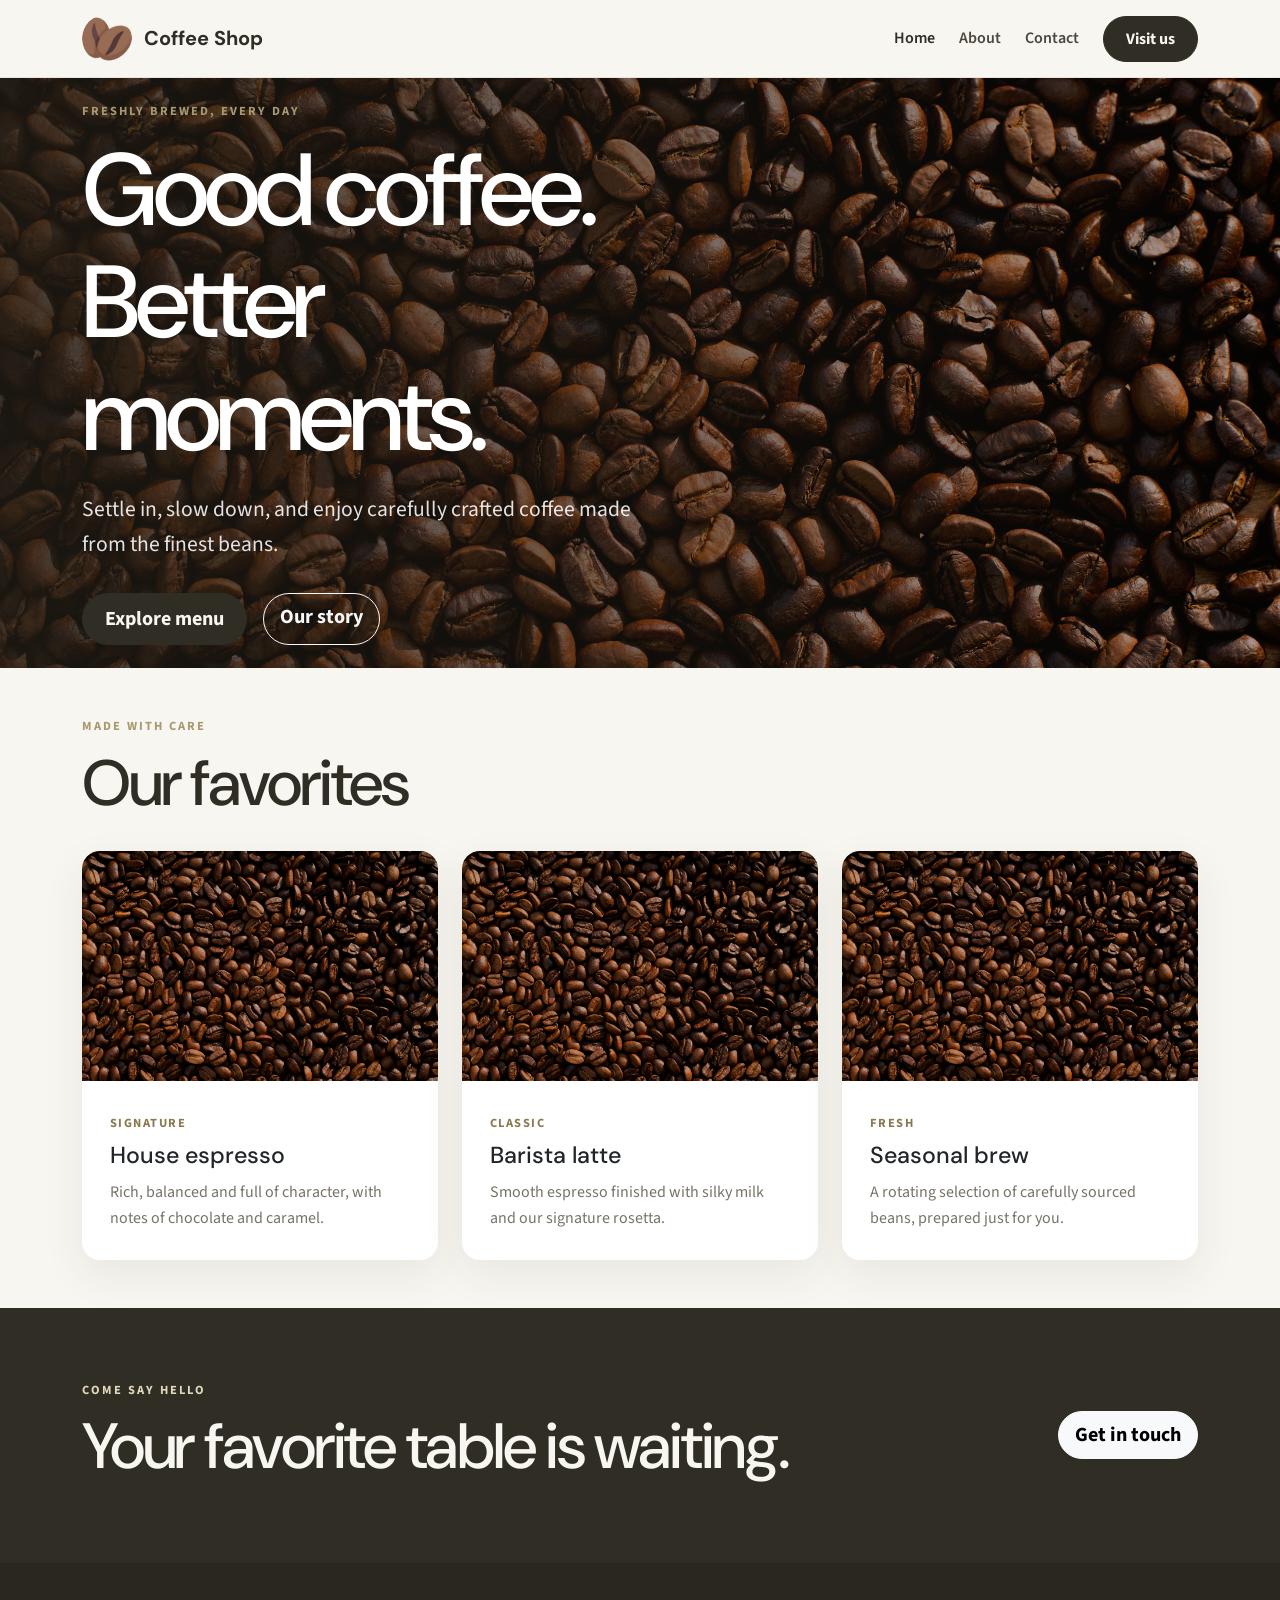
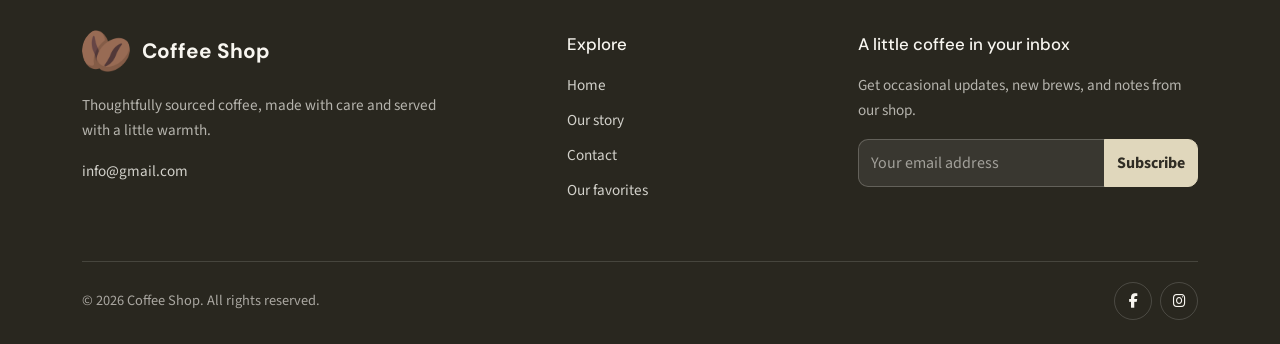
<file: index.html>
<!DOCTYPE html>
<html lang="en">
<head>
  <meta charset="UTF-8">
  <meta name="viewport" content="width=device-width, initial-scale=1.0">
  <meta name="description" content="A welcoming neighborhood coffee shop serving freshly roasted coffee and baked treats.">
  <title>Coffee Shop | Home</title>
  <link href="https://cdn.jsdelivr.net/npm/bootstrap@5.3.3/dist/css/bootstrap.min.css" rel="stylesheet">
  <link rel="stylesheet" href="https://cdnjs.cloudflare.com/ajax/libs/font-awesome/6.7.2/css/all.min.css">
  <link rel="stylesheet" href="css/style.css">
</head>
<body>
  <nav class="navbar navbar-expand-lg fixed-top" aria-label="Main navigation">
    <div class="container">
      <a class="navbar-brand" href="index.html">
        <img src="images/logo.png" alt="" width="50" height="50">
        <span>Coffee Shop</span>
      </a>
      <button class="navbar-toggler" type="button" data-bs-toggle="collapse" data-bs-target="#mainNav" aria-controls="mainNav" aria-expanded="false" aria-label="Toggle navigation">
        <span class="navbar-toggler-icon"></span>
      </button>
      <div class="collapse navbar-collapse" id="mainNav">
        <ul class="navbar-nav ms-auto align-items-lg-center">
          <li class="nav-item"><a class="nav-link active" aria-current="page" href="index.html">Home</a></li>
          <li class="nav-item"><a class="nav-link" href="about.html">About</a></li>
          <li class="nav-item"><a class="nav-link" href="contact.html">Contact</a></li>
        </ul>
        <a class="btn btn-brand ms-lg-3" href="contact.html">Visit us</a>
      </div>
    </div>
  </nav>

  <main>
    <section class="hero">
      <img src="images/slide1.jpg" class="hero-image" alt="Fresh coffee being served in the coffee shop">
      <div class="hero-overlay"></div>
      <div class="container hero-content">
        <div class="col-lg-7">
          <p class="eyebrow">Freshly brewed, every day</p>
          <h1>Good coffee.<br>Better moments.</h1>
          <p class="hero-lead">Settle in, slow down, and enjoy carefully crafted coffee made from the finest beans.</p>
          <div class="d-flex flex-wrap gap-3">
            <a class="btn btn-brand btn-lg" href="#menu">Explore menu</a>
            <a class="btn btn-outline-light btn-lg" href="about.html">Our story</a>
          </div>
        </div>
      </div>
    </section>

    <section class="py-5" id="menu">
      <div class="container">
        <div class="section-heading">
          <p class="eyebrow">Made with care</p>
          <h2>Our favorites</h2>
        </div>
        <div class="row g-4">
          <article class="col-md-6 col-lg-4">
            <div class="card feature-card h-100">
              <img src="images/slide1.jpg" class="card-img-top" alt="Freshly prepared coffee">
              <div class="card-body">
                <span class="menu-tag">Signature</span>
                <h3 class="card-title">House espresso</h3>
                <p class="card-text">Rich, balanced and full of character, with notes of chocolate and caramel.</p>
              </div>
            </div>
          </article>
          <article class="col-md-6 col-lg-4">
            <div class="card feature-card h-100">
              <img src="images/slide1.jpg" class="card-img-top" alt="Coffee and baked goods">
              <div class="card-body">
                <span class="menu-tag">Classic</span>
                <h3 class="card-title">Barista latte</h3>
                <p class="card-text">Smooth espresso finished with silky milk and our signature rosetta.</p>
              </div>
            </div>
          </article>
          <article class="col-md-6 col-lg-4">
            <div class="card feature-card h-100">
              <img src="images/slide1.jpg" class="card-img-top" alt="Coffee served at the counter">
              <div class="card-body">
                <span class="menu-tag">Fresh</span>
                <h3 class="card-title">Seasonal brew</h3>
                <p class="card-text">A rotating selection of carefully sourced beans, prepared just for you.</p>
              </div>
            </div>
          </article>
        </div>
      </div>
    </section>

    <section class="cta-section">
      <div class="container">
        <div class="row align-items-center g-4">
          <div class="col-lg-8">
            <p class="eyebrow">Come say hello</p>
            <h2>Your favorite table is waiting.</h2>
          </div>
          <div class="col-lg-4 text-lg-end">
            <a class="btn btn-light btn-lg" href="contact.html">Get in touch</a>
          </div>
        </div>
      </div>
    </section>
  </main>
  <footer class="site-footer">
    <div class="container">
      <div class="row g-5 footer-main">
        <div class="col-lg-5">
          <a class="footer-brand" href="index.html">
            <img src="images/logo.png" alt="" width="48" height="48">
            <span>Coffee Shop</span>
          </a>
          <p class="footer-description">Thoughtfully sourced coffee, made with care and served with a little warmth.</p>
          <a class="footer-email" href="mailto:info@gmail.com">info@gmail.com</a>
        </div>
        <div class="col-12 col-lg-3">
          <h2 class="footer-title">Explore</h2>
          <ul class="footer-links">
            <li><a href="index.html">Home</a></li>
            <li><a href="about.html">Our story</a></li>
            <li><a href="contact.html">Contact</a></li>
            <li><a href="index.html#menu">Our favorites</a></li>
          </ul>
        </div>
        <div class="col-12 col-lg-4">
          <h2 class="footer-title">A little coffee in your inbox</h2>
          <p class="footer-description">Get occasional updates, new brews, and notes from our shop.</p>
          <form class="subscribe-form" id="newsletter-form">
            <label class="visually-hidden" for="newsletter-email">Email address</label>
            <div class="input-group">
              <input class="form-control" type="email" id="newsletter-email" name="email" placeholder="Your email address" autocomplete="email" required>
              <button class="btn btn-subscribe" type="submit">Subscribe</button>
            </div>
            <p class="subscribe-status" id="newsletter-status" role="status" aria-live="polite"></p>
          </form>
        </div>
      </div>
      <div class="footer-bottom d-flex flex-column flex-sm-row justify-content-between align-items-center gap-3">
        <p class="mb-0">&copy; <span id="year"></span> Coffee Shop. All rights reserved.</p>
        <div class="social-links">
          <a href="#" aria-label="Facebook"><i class="fa-brands fa-facebook-f"></i></a>
          <a href="#" aria-label="Instagram"><i class="fa-brands fa-instagram"></i></a>
        </div>
      </div>
    </div>
  </footer>

  <script src="https://cdn.jsdelivr.net/npm/bootstrap@5.3.3/dist/js/bootstrap.bundle.min.js"></script>
  <script src="js/index.js"></script>
</body>
</html>
</file>
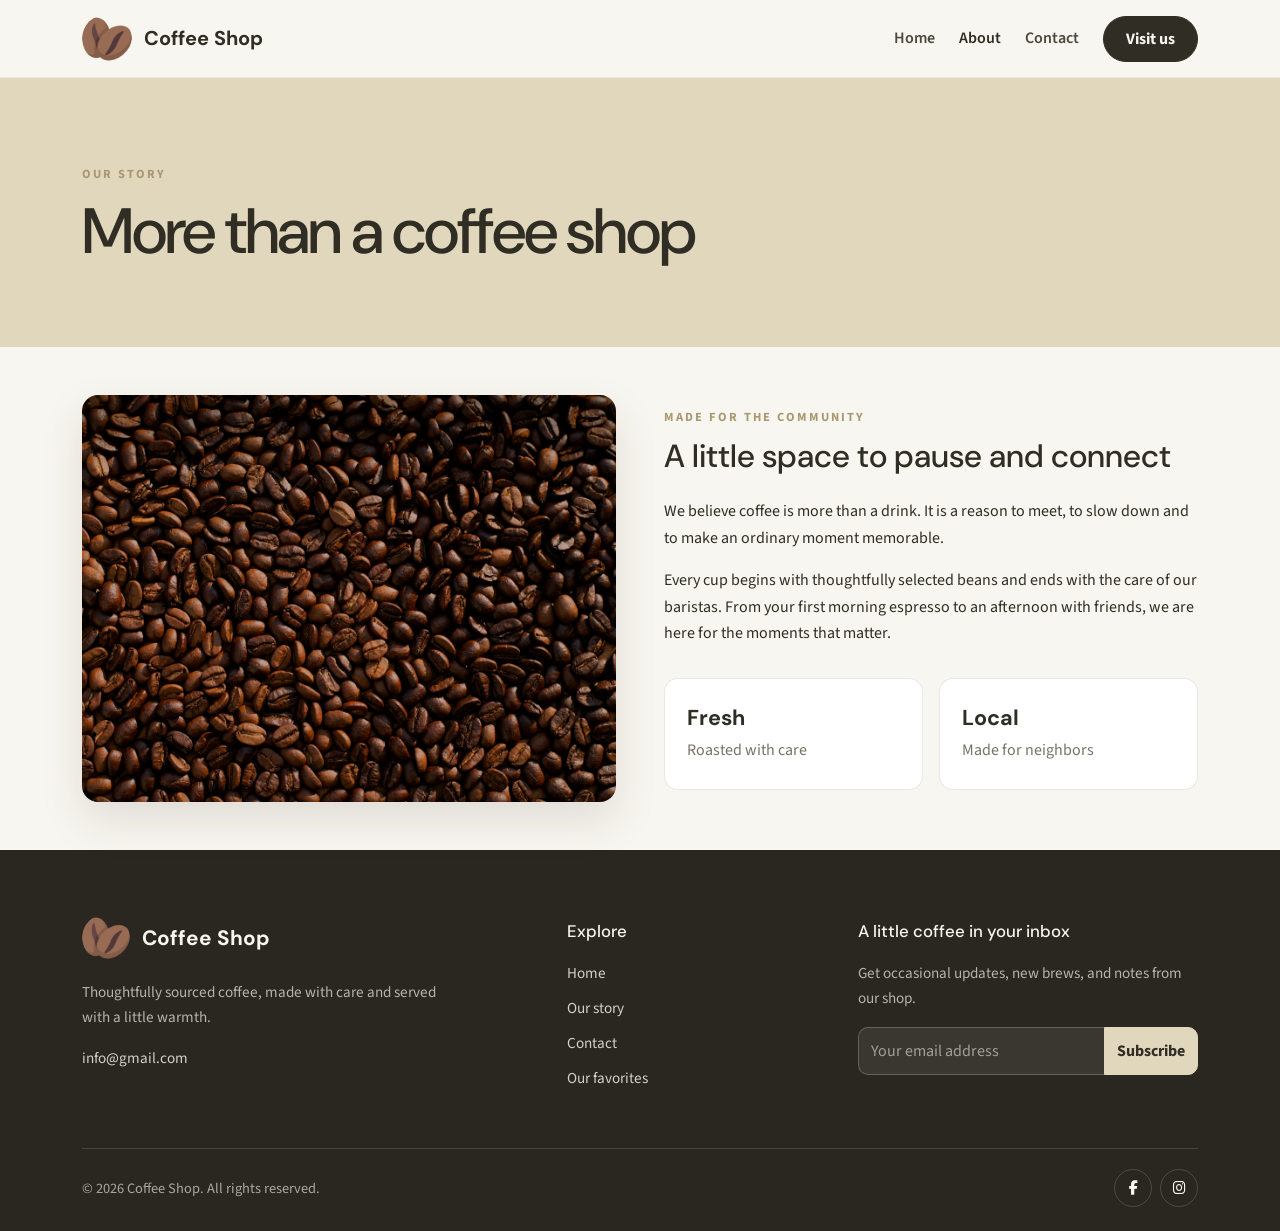
<file: about.html>
<!DOCTYPE html>
<html lang="en">
<head>
  <meta charset="UTF-8">
  <meta name="viewport" content="width=device-width, initial-scale=1.0">
  <meta name="description" content="Learn about the Coffee Shop story, values and passion for great coffee.">
  <title>Coffee Shop | About</title>
  <link href="https://cdn.jsdelivr.net/npm/bootstrap@5.3.3/dist/css/bootstrap.min.css" rel="stylesheet">
  <link rel="stylesheet" href="https://cdnjs.cloudflare.com/ajax/libs/font-awesome/6.7.2/css/all.min.css">
  <link rel="stylesheet" href="css/style.css">
</head>
<body>
  <nav class="navbar navbar-expand-lg fixed-top" aria-label="Main navigation">
    <div class="container">
      <a class="navbar-brand" href="index.html">
        <img src="images/logo.png" alt="" width="50" height="50">
        <span>Coffee Shop</span>
      </a>
      <button class="navbar-toggler" type="button" data-bs-toggle="collapse" data-bs-target="#mainNav" aria-controls="mainNav" aria-expanded="false" aria-label="Toggle navigation">
        <span class="navbar-toggler-icon"></span>
      </button>
      <div class="collapse navbar-collapse" id="mainNav">
        <ul class="navbar-nav ms-auto align-items-lg-center">
          <li class="nav-item"><a class="nav-link" href="index.html">Home</a></li>
          <li class="nav-item"><a class="nav-link active" aria-current="page" href="about.html">About</a></li>
          <li class="nav-item"><a class="nav-link" href="contact.html">Contact</a></li>
        </ul>
        <a class="btn btn-brand ms-lg-3" href="contact.html">Visit us</a>
      </div>
    </div>
  </nav>

  <main>
    <header class="page-header">
      <div class="container">
        <p class="eyebrow">Our story</p>
        <h1>More than a coffee shop</h1>
      </div>
    </header>

    <section class="py-5">
      <div class="container">
        <div class="row align-items-center g-5">
          <div class="col-lg-6">
            <img src="images/slide1.jpg" class="img-fluid rounded-4 about-image" alt="A welcoming coffee shop interior">
          </div>
          <div class="col-lg-6">
            <p class="eyebrow">Made for the community</p>
            <h2 class="mb-4">A little space to pause and connect</h2>
            <p>We believe coffee is more than a drink. It is a reason to meet, to slow down and to make an ordinary moment memorable.</p>
            <p>Every cup begins with thoughtfully selected beans and ends with the care of our baristas. From your first morning espresso to an afternoon with friends, we are here for the moments that matter.</p>
            <div class="row g-3 mt-3">
              <div class="col-6">
                <div class="value-card"><strong>Fresh</strong><span>Roasted with care</span></div>
              </div>
              <div class="col-6">
                <div class="value-card"><strong>Local</strong><span>Made for neighbors</span></div>
              </div>
            </div>
          </div>
        </div>
      </div>
    </section>
  </main>

  <footer class="site-footer">
    <div class="container">
      <div class="row g-5 footer-main">
        <div class="col-lg-5">
          <a class="footer-brand" href="index.html">
            <img src="images/logo.png" alt="" width="48" height="48">
            <span>Coffee Shop</span>
          </a>
          <p class="footer-description">Thoughtfully sourced coffee, made with care and served with a little warmth.</p>
          <a class="footer-email" href="mailto:info@gmail.com">info@gmail.com</a>
        </div>
        <div class="col-12 col-lg-3">
          <h2 class="footer-title">Explore</h2>
          <ul class="footer-links">
            <li><a href="index.html">Home</a></li>
            <li><a href="about.html">Our story</a></li>
            <li><a href="contact.html">Contact</a></li>
            <li><a href="index.html#menu">Our favorites</a></li>
          </ul>
        </div>
        <div class="col-12 col-lg-4">
          <h2 class="footer-title">A little coffee in your inbox</h2>
          <p class="footer-description">Get occasional updates, new brews, and notes from our shop.</p>
          <form class="subscribe-form" id="newsletter-form">
            <label class="visually-hidden" for="newsletter-email">Email address</label>
            <div class="input-group">
              <input class="form-control" type="email" id="newsletter-email" name="email" placeholder="Your email address" autocomplete="email" required>
              <button class="btn btn-subscribe" type="submit">Subscribe</button>
            </div>
            <p class="subscribe-status" id="newsletter-status" role="status" aria-live="polite"></p>
          </form>
        </div>
      </div>
      <div class="footer-bottom d-flex flex-column flex-sm-row justify-content-between align-items-center gap-3">
        <p class="mb-0">&copy; <span id="year"></span> Coffee Shop. All rights reserved.</p>
        <div class="social-links">
          <a href="#" aria-label="Facebook"><i class="fa-brands fa-facebook-f"></i></a>
          <a href="#" aria-label="Instagram"><i class="fa-brands fa-instagram"></i></a>
        </div>
      </div>
    </div>
  </footer>

  <script src="https://cdn.jsdelivr.net/npm/bootstrap@5.3.3/dist/js/bootstrap.bundle.min.js"></script>
  <script src="js/index.js"></script>
</body>
</html>
</file>
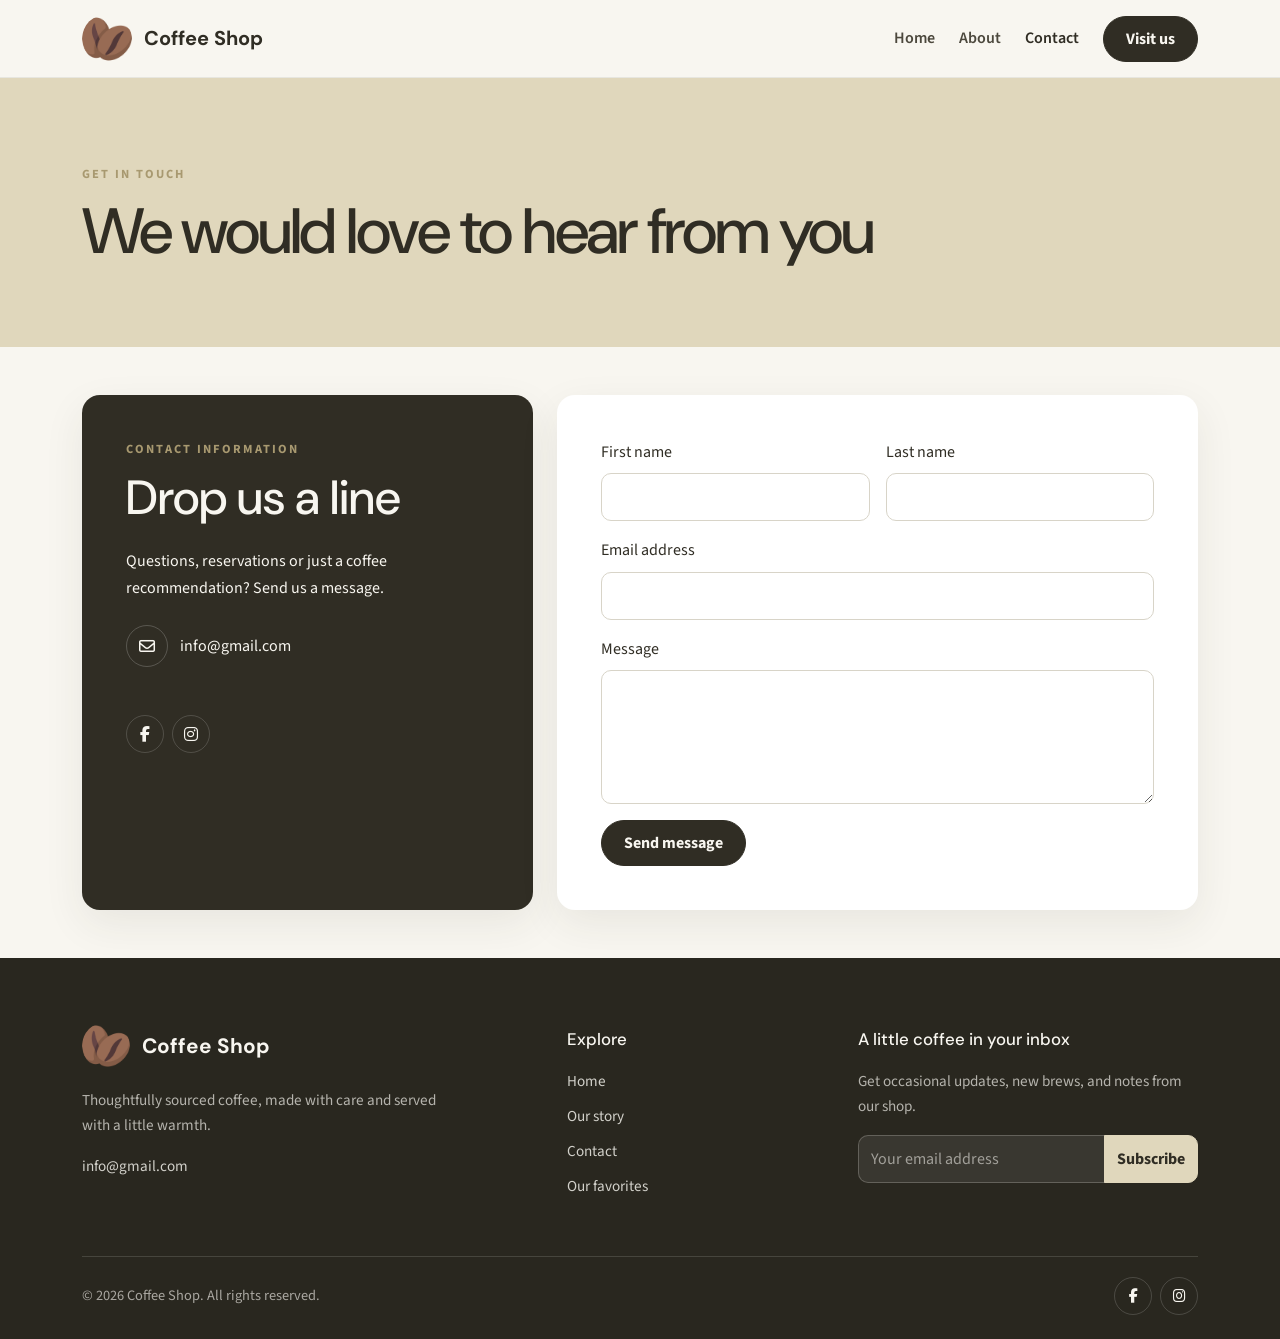
<file: contact.html>
<!DOCTYPE html>
<html lang="en">
<head>
  <meta charset="UTF-8">
  <meta name="viewport" content="width=device-width, initial-scale=1.0">
  <meta name="description" content="Contact the Coffee Shop team or send us a message.">
  <title>Coffee Shop | Contact</title>
  <link href="https://cdn.jsdelivr.net/npm/bootstrap@5.3.3/dist/css/bootstrap.min.css" rel="stylesheet">
  <link rel="stylesheet" href="https://cdnjs.cloudflare.com/ajax/libs/font-awesome/6.7.2/css/all.min.css">
  <link rel="stylesheet" href="css/style.css">
</head>
<body>
  <nav class="navbar navbar-expand-lg fixed-top" aria-label="Main navigation">
    <div class="container">
      <a class="navbar-brand" href="index.html">
        <img src="images/logo.png" alt="" width="50" height="50">
        <span>Coffee Shop</span>
      </a>
      <button class="navbar-toggler" type="button" data-bs-toggle="collapse" data-bs-target="#mainNav" aria-controls="mainNav" aria-expanded="false" aria-label="Toggle navigation">
        <span class="navbar-toggler-icon"></span>
      </button>
      <div class="collapse navbar-collapse" id="mainNav">
        <ul class="navbar-nav ms-auto align-items-lg-center">
          <li class="nav-item"><a class="nav-link" href="index.html">Home</a></li>
          <li class="nav-item"><a class="nav-link" href="about.html">About</a></li>
          <li class="nav-item"><a class="nav-link active" aria-current="page" href="contact.html">Contact</a></li>
        </ul>
        <a class="btn btn-brand ms-lg-3" href="contact.html">Visit us</a>
      </div>
    </div>
  </nav>

  <main>
    <header class="page-header">
      <div class="container">
        <p class="eyebrow">Get in touch</p>
        <h1>We would love to hear from you</h1>
      </div>
    </header>

    <section class="py-5">
      <div class="container">
        <div class="row g-4">
          <div class="col-lg-5">
            <aside class="contact-card">
              <p class="eyebrow">Contact information</p>
              <h2 class="mb-4">Drop us a line</h2>
              <p class="mb-4">Questions, reservations or just a coffee recommendation? Send us a message.</p>
              <a class="contact-link mb-4" href="mailto:info@gmail.com">
                <i class="fa-regular fa-envelope" aria-hidden="true"></i>
                <span>info@gmail.com</span>
              </a>
              <div class="social-links mt-4">
                <a href="#" aria-label="Facebook"><i class="fa-brands fa-facebook-f"></i></a>
                <a href="#" aria-label="Instagram"><i class="fa-brands fa-instagram"></i></a>
              </div>
            </aside>
          </div>
          <div class="col-lg-7">
            <div class="form-card">
              <form id="contact-form">
                <div class="row g-3">
                  <div class="col-md-6">
                    <label for="firstname" class="form-label">First name</label>
                    <input type="text" class="form-control" id="firstname" name="firstname" required>
                  </div>
                  <div class="col-md-6">
                    <label for="lastname" class="form-label">Last name</label>
                    <input type="text" class="form-control" id="lastname" name="lastname" required>
                  </div>
                  <div class="col-12">
                    <label for="email" class="form-label">Email address</label>
                    <input type="email" class="form-control" id="email" name="email" required>
                  </div>
                  <div class="col-12">
                    <label for="message" class="form-label">Message</label>
                    <textarea class="form-control" id="message" name="message" rows="5" required></textarea>
                  </div>
                  <div class="col-12 d-flex align-items-center gap-3">
                    <button type="submit" class="btn btn-brand">Send message</button>
                    <p id="form-status" class="mb-0 text-success" role="status"></p>
                  </div>
                </div>
              </form>
            </div>
          </div>
        </div>
      </div>
    </section>
  </main>

  <footer class="site-footer">
    <div class="container">
      <div class="row g-5 footer-main">
        <div class="col-lg-5">
          <a class="footer-brand" href="index.html">
            <img src="images/logo.png" alt="" width="48" height="48">
            <span>Coffee Shop</span>
          </a>
          <p class="footer-description">Thoughtfully sourced coffee, made with care and served with a little warmth.</p>
          <a class="footer-email" href="mailto:info@gmail.com">info@gmail.com</a>
        </div>
        <div class="col-12 col-lg-3">
          <h2 class="footer-title">Explore</h2>
          <ul class="footer-links">
            <li><a href="index.html">Home</a></li>
            <li><a href="about.html">Our story</a></li>
            <li><a href="contact.html">Contact</a></li>
            <li><a href="index.html#menu">Our favorites</a></li>
          </ul>
        </div>
        <div class="col-12 col-lg-4">
          <h2 class="footer-title">A little coffee in your inbox</h2>
          <p class="footer-description">Get occasional updates, new brews, and notes from our shop.</p>
          <form class="subscribe-form" id="newsletter-form">
            <label class="visually-hidden" for="newsletter-email">Email address</label>
            <div class="input-group">
              <input class="form-control" type="email" id="newsletter-email" name="email" placeholder="Your email address" autocomplete="email" required>
              <button class="btn btn-subscribe" type="submit">Subscribe</button>
            </div>
            <p class="subscribe-status" id="newsletter-status" role="status" aria-live="polite"></p>
          </form>
        </div>
      </div>
      <div class="footer-bottom d-flex flex-column flex-sm-row justify-content-between align-items-center gap-3">
        <p class="mb-0">&copy; <span id="year"></span> Coffee Shop. All rights reserved.</p>
        <div class="social-links">
          <a href="#" aria-label="Facebook"><i class="fa-brands fa-facebook-f"></i></a>
          <a href="#" aria-label="Instagram"><i class="fa-brands fa-instagram"></i></a>
        </div>
      </div>
    </div>
  </footer>

  <script src="https://cdn.jsdelivr.net/npm/bootstrap@5.3.3/dist/js/bootstrap.bundle.min.js"></script>
  <script src="js/index.js"></script>
</body>
</html>
</file>
<file: css/style.css>
@import url("https://fonts.googleapis.com/css2?family=DM+Sans:wght@600;700&family=Source+Sans+3:wght@400;500;600&display=swap");

:root {
  --cream: #f8f6f0;
  --sand: #e0d7bc;
  --dark: #302d24;
  --brown: #4c483d;
  --muted: #777366;
  --white: #fff;
  --title-font: "DM Sans", sans-serif;
  --text-font: "Source Sans 3", sans-serif;
}

* { box-sizing: border-box; }

html { scroll-behavior: smooth; }

body {
  min-height: 100vh;
  margin: 0;
  padding-top: 78px;
  font-family: var(--text-font);
  line-height: 1.65;
  background: var(--cream);
  color: var(--dark);
}

a { color: inherit; }

img { max-width: 100%; }

h1, h2, h3, h4, h5, h6 {
  margin-top: 0;
  font-family: var(--title-font);
  line-height: 1.1;
}

.navbar {
  min-height: 78px;
  background: rgba(248, 246, 240, 0.96);
  border-bottom: 1px solid rgba(48, 45, 36, 0.08);
  backdrop-filter: blur(12px);
}

.navbar-brand {
  display: flex;
  align-items: center;
  gap: 12px;
  color: var(--dark);
  font-family: var(--title-font);
  font-weight: 700;
}

.navbar-brand img {
  width: 50px;
  height: 50px;
  object-fit: contain;
  border-radius: 50%;
}

.navbar-nav { gap: 8px; }

.nav-link {
  padding: 8px 12px;
  color: var(--brown);
  font-weight: 600;
}

.nav-link:hover,
.nav-link.active { color: var(--dark) !important; }

.navbar-toggler { border: 0; box-shadow: none !important; }

.btn { border-radius: 999px; font-weight: 700; }

.btn-brand {
  background: var(--dark);
  border: 1px solid var(--dark);
  color: var(--cream);
  padding: 10px 22px;
}

.btn-brand:hover,
.btn-brand:focus {
  background: var(--brown);
  border-color: var(--brown);
  color: var(--white);
}

.hero {
  position: relative;
  min-height: 590px;
  display: flex;
  align-items: center;
  overflow: hidden;
  color: var(--white);
}

.hero-image,
.hero-overlay {
  position: absolute;
  inset: 0;
  width: 100%;
  height: 100%;
}

.hero-image { object-fit: cover; }

.hero-overlay {
  background: linear-gradient(90deg, rgba(33, 29, 22, 0.78) 0%, rgba(33, 29, 22, 0.42) 56%, rgba(33, 29, 22, 0.1) 100%);
}

.hero-content { position: relative; z-index: 1; }

.hero h1 {
  max-width: 720px;
  margin-bottom: 20px;
  font-size: clamp(3.2rem, 8vw, 6.5rem);
  letter-spacing: -0.05em;
}

.hero-lead {
  max-width: 560px;
  margin-bottom: 30px;
  font-size: clamp(1.1rem, 2vw, 1.35rem);
  color: rgba(255, 255, 255, 0.88);
}

.eyebrow {
  margin-bottom: 12px;
  color: #a89970;
  font-size: 0.78rem;
  font-weight: 700;
  letter-spacing: 0.16em;
  text-transform: uppercase;
}

.section-heading { margin-bottom: 32px; }

.section-heading h2,
.cta-section h2,
.page-header h1 {
  font-size: clamp(2.2rem, 5vw, 4rem);
  letter-spacing: -0.035em;
}

.feature-card {
  overflow: hidden;
  border: 0;
  border-radius: 18px;
  background: var(--white);
  box-shadow: 0 14px 40px rgba(48, 45, 36, 0.08);
  transition: transform 0.25s ease, box-shadow 0.25s ease;
}

.feature-card:hover {
  transform: translateY(-6px);
  box-shadow: 0 20px 44px rgba(48, 45, 36, 0.14);
}

.feature-card .card-img-top {
  height: 230px;
  object-fit: cover;
}

.feature-card .card-body { padding: 28px; }

.feature-card .card-title {
  margin: 8px 0 10px;
  font-size: 1.45rem;
}

.feature-card .card-text { color: var(--muted); }

.menu-tag {
  color: #8b7950;
  font-size: 0.78rem;
  font-weight: 700;
  letter-spacing: 0.12em;
  text-transform: uppercase;
}

.cta-section {
  padding: 72px 0;
  background: var(--dark);
  color: var(--cream);
}

.cta-section .eyebrow { color: var(--sand); }

.page-header {
  padding: 86px 0 72px;
  background: var(--sand);
}

.about-image {
  max-height: 520px;
  width: 100%;
  object-fit: cover;
  box-shadow: 0 18px 44px rgba(48, 45, 36, 0.12);
}

.value-card {
  display: flex;
  flex-direction: column;
  min-height: 112px;
  padding: 22px;
  border: 1px solid rgba(48, 45, 36, 0.1);
  border-radius: 14px;
  background: var(--white);
}

.value-card strong {
  font-family: var(--title-font);
  font-size: 1.35rem;
}

.value-card span { color: var(--muted); }

.contact-card,
.form-card {
  height: 100%;
  padding: clamp(24px, 5vw, 44px);
  border: 0;
  border-radius: 18px;
  background: var(--white);
  box-shadow: 0 14px 40px rgba(48, 45, 36, 0.08);
}

.contact-card { background: var(--dark); color: var(--cream); }

.contact-card h2 { font-size: clamp(2rem, 4vw, 3rem); }

.contact-link {
  display: inline-flex;
  align-items: center;
  gap: 12px;
  color: var(--cream);
  text-decoration: none;
}

.contact-link i {
  display: grid;
  width: 42px;
  height: 42px;
  place-items: center;
  border: 1px solid rgba(255, 255, 255, 0.2);
  border-radius: 50%;
}

.form-control {
  min-height: 48px;
  border: 1px solid #d8d4c8;
  border-radius: 10px;
}

.form-control:focus {
  border-color: #a89970;
  box-shadow: 0 0 0 0.25rem rgba(168, 153, 112, 0.18);
}

.site-footer {
  padding: 64px 0 24px;
  background: #29271f;
  color: rgba(248, 246, 240, 0.78);
  font-size: 0.95rem;
}

.footer-main { padding-bottom: 42px; }

.footer-brand {
  display: inline-flex;
  align-items: center;
  gap: 12px;
  margin-bottom: 18px;
  color: var(--cream);
  font-family: var(--title-font);
  font-size: 1.3rem;
  font-weight: 700;
  text-decoration: none;
}

.footer-brand img {
  border-radius: 50%;
  object-fit: contain;
}

.footer-description {
  max-width: 360px;
  margin-bottom: 16px;
  color: rgba(248, 246, 240, 0.68);
}

.footer-email,
.footer-links a {
  color: rgba(248, 246, 240, 0.82);
  text-decoration: none;
}

.footer-email:hover,
.footer-links a:hover { color: var(--sand); }

.footer-title {
  margin: 8px 0 20px;
  color: var(--cream);
  font-size: 1.05rem;
}

.footer-links {
  display: grid;
  gap: 10px;
  margin: 0;
  padding: 0;
  list-style: none;
}

.subscribe-form .form-control {
  min-width: 0;
  min-height: 48px;
  border: 1px solid rgba(248, 246, 240, 0.22);
  border-right: 0;
  border-radius: 10px 0 0 10px;
  background: rgba(255, 255, 255, 0.08);
  color: var(--cream);
}

.subscribe-form .form-control::placeholder { color: rgba(248, 246, 240, 0.55); }

.subscribe-form .form-control:focus {
  border-color: var(--sand);
  box-shadow: 0 0 0 0.2rem rgba(224, 215, 188, 0.16);
}

.btn-subscribe {
  border: 1px solid var(--sand);
  border-radius: 0 10px 10px 0;
  background: var(--sand);
  color: var(--dark);
}

.btn-subscribe:hover,
.btn-subscribe:focus {
  border-color: var(--cream);
  background: var(--cream);
  color: var(--dark);
}

.subscribe-status {
  min-height: 1.5em;
  margin: 10px 0 0;
  color: var(--sand);
  font-size: 0.9rem;
}

.footer-bottom {
  padding-top: 20px;
  border-top: 1px solid rgba(248, 246, 240, 0.14);
  color: rgba(248, 246, 240, 0.62);
  font-size: 0.9rem;
}

.social-links {
  display: flex;
  gap: 8px;
}

.social-links a {
  display: grid;
  width: 38px;
  height: 38px;
  place-items: center;
  border: 1px solid rgba(255, 255, 255, 0.16);
  border-radius: 50%;
  color: var(--cream);
  text-decoration: none;
}

.social-links a:hover { background: var(--cream); color: var(--dark); }

@media (max-width: 991.98px) {
  .navbar-collapse {
    margin-top: 10px;
    padding: 16px;
    border-radius: 12px;
    background: var(--cream);
  }
  .navbar-nav { align-items: stretch !important; }
  .navbar-collapse .btn { margin-top: 8px; }
  .hero { min-height: 520px; }
  .hero-overlay {
    background: rgba(33, 29, 22, 0.58);
  }
}

@media (max-width: 575.98px) {
  body { padding-top: 70px; }
  .navbar { min-height: 70px; }
  .navbar-brand img { width: 42px; height: 42px; }
  .hero { min-height: 500px; }
  .hero h1 { font-size: 3.2rem; }
  .page-header { padding: 64px 0 52px; }
  .site-footer { padding-top: 48px; }
  .footer-main { padding-bottom: 28px; }
}
</file>
